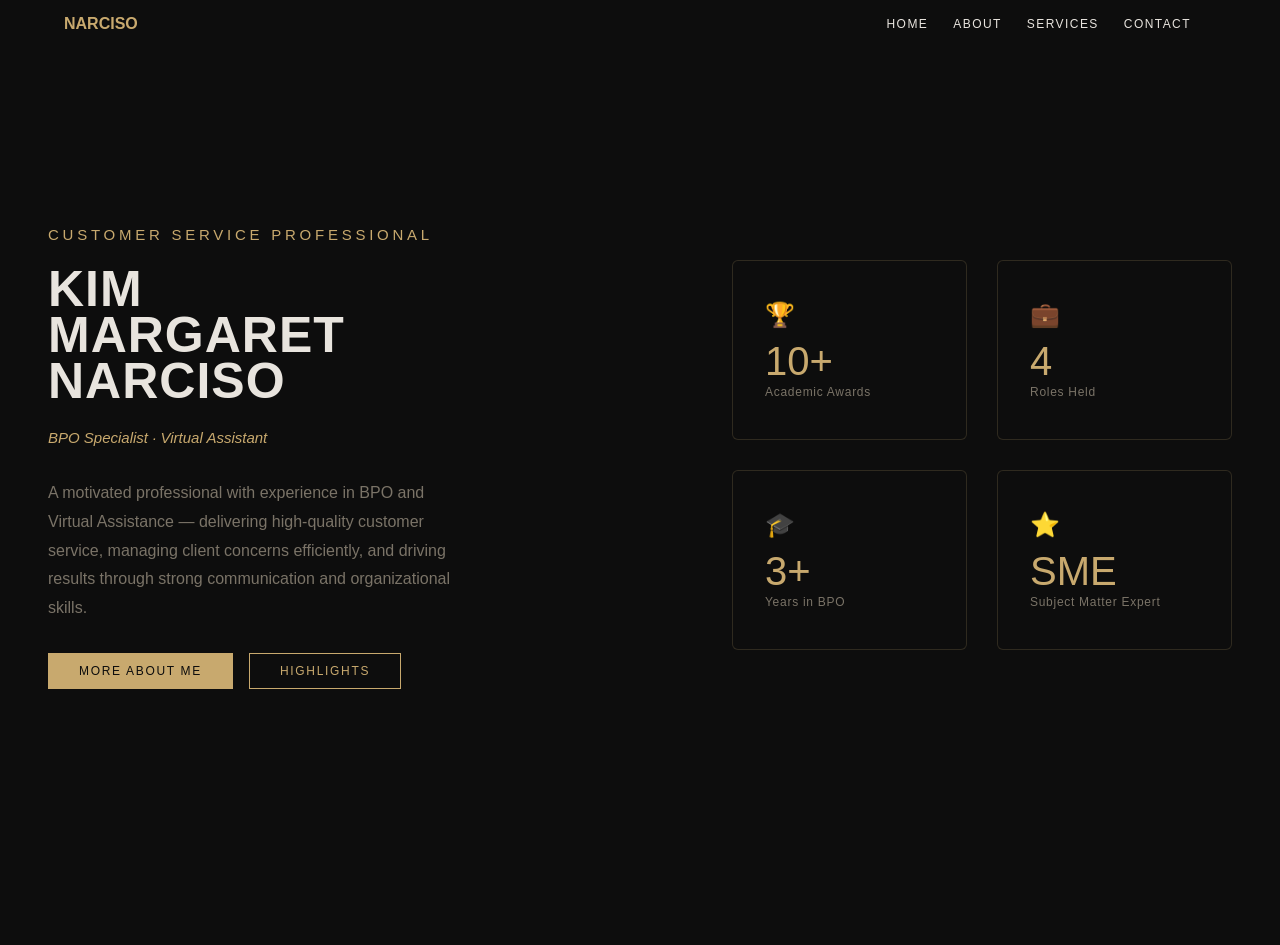
<file: index.html>
<!DOCTYPE html>
  <html lang="en">
  <head>
    <meta charset="UTF-8">
    <meta name="viewport" content="width=device-width, initial-scale=1.0">
    <title>WEBPAGE EXAM</title>
    <link rel="stylesheet" href="css/style.css">
</head>
<body>
  <nav class="navbar">
    <div class="brand">
<span class="brand-title">NARCISO</span>
    </div>
    <div class="nav-links">
      <a href="index.html">HOME</a>
      <a href="about.html">ABOUT</a>
      <a href="services.html">SERVICES</a>
      <a href="contact.html">CONTACT</a>
      <div>
  </nav>
<section class="intro">
  <div class="hero-text">
    <p class="eyebrow">Customer Service Professional</p>
    <h1>KIM<br>MARGARET<br>NARCISO</h1>
    <p class="roles">BPO Specialist · Virtual Assistant</p>
    <p>A motivated professional with experience in BPO and Virtual Assistance — delivering high-quality customer service, managing client concerns efficiently, and driving results through strong communication and organizational skills.</p>
    <div style="display:flex; gap:16px; flex-wrap:wrap;">
      <a href="about.html" class="btn btn-solid">More About Me</a>
      <a href="album.html" class="btn">Highlights</a></div>
  </div>
      <div class="hero-stats">
    <div class="stat-card">
      <div class="stat-icon">🏆</div>
      <div class="stat-num">10+</div>
      <div class="stat-label">Academic Awards</div>
    </div>
    <div class="stat-card">
      <div class="stat-icon">💼</div>
      <div class="stat-num">4</div>
      <div class="stat-label">Roles Held</div>
    </div>
    <div class="stat-card">
      <div class="stat-icon">🎓</div>
      <div class="stat-num">3+</div>
      <div class="stat-label">Years in BPO</div>
    </div>
    <div class="stat-card">
      <div class="stat-icon">⭐</div>
      <div class="stat-num">SME</div>
      <div class="stat-label">Subject Matter Expert</div>
    </div>
  </div>
</section>
</body>
</html>
</file>
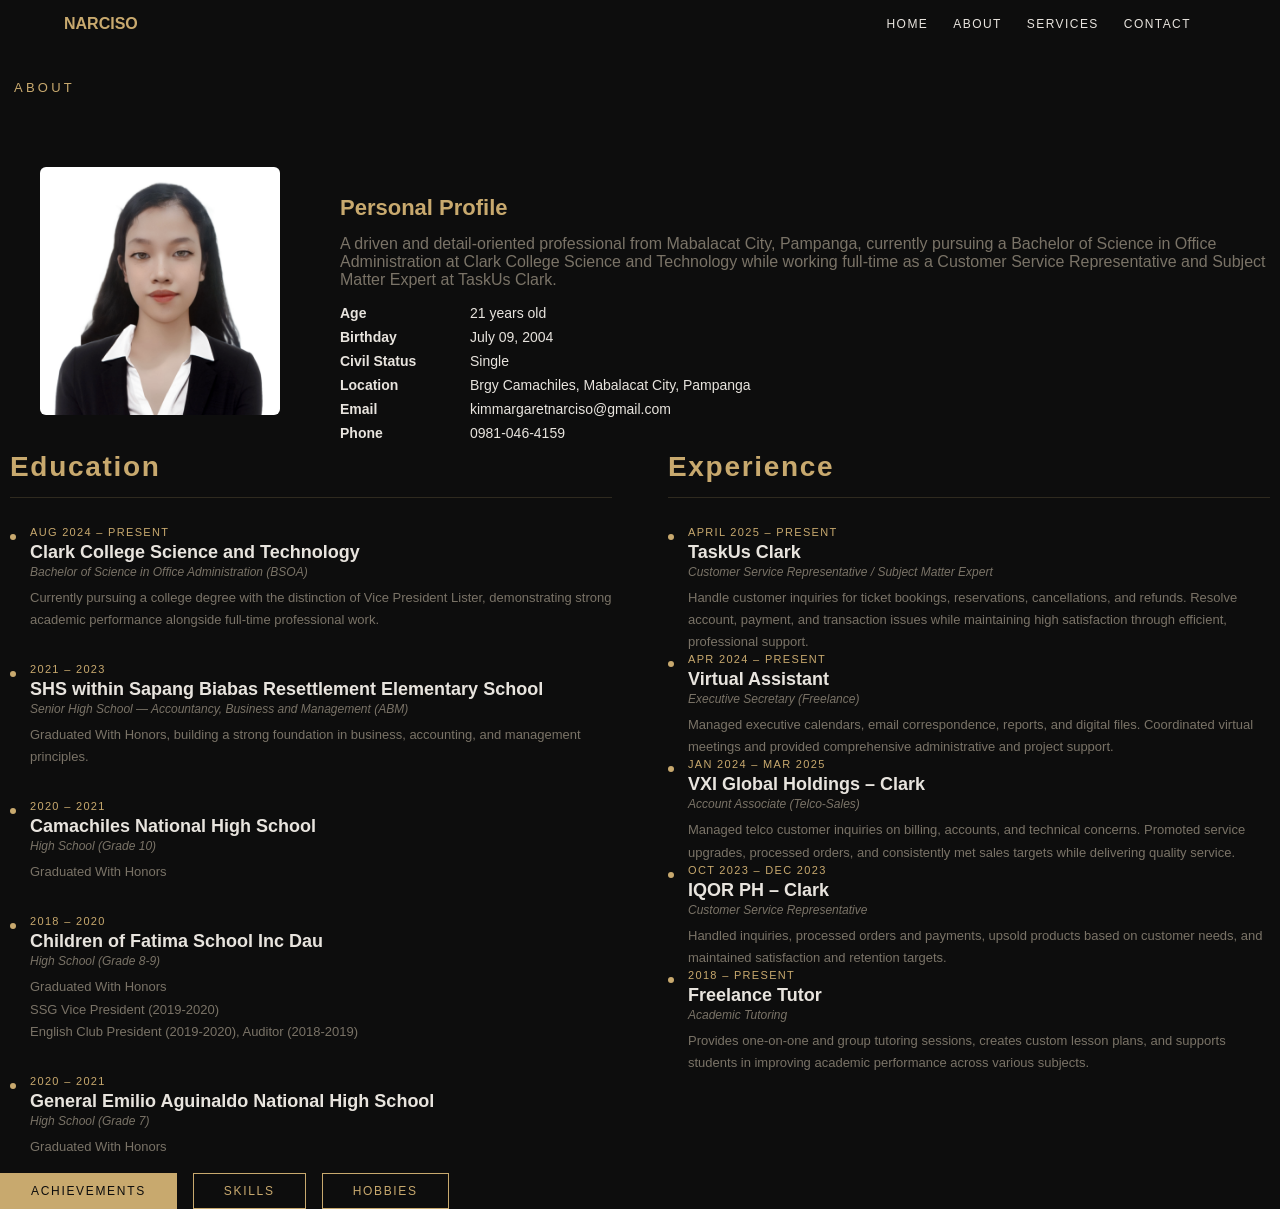
<file: about.html>
<!DOCTYPE html>
  <html lang="en">
  <head>
    <meta charset="UTF-8">
    <meta name="viewport" content="width=device-width, initial-scale=1.0">
    <title>WEBPAGE EXAM</title>
    <link rel="stylesheet" href="css/style.css">
  </head>
  <body>
    <nav class="navbar">
      <div class="brand">
        <span class="brand-title">NARCISO</span>
      </div>
      <div class="nav-links">
        <a href="index.html">HOME</a>
        <a href="about.html">ABOUT</a>
        <a href="services.html">SERVICES</a>
        <a href="contact.html">CONTACT</a>
        <div>
        </nav>
        <section class="about">
          <p class="section-label">About</p>
          <h2 class="section-title">Who I Am</h2>
          <div class="about-grid">
            <div class="about-photo">
              <img src="images/2x2_KimNarciso_3326652.jpg" alt=""> </div>
            </div>
            <div class="about-info">
              <h3>Personal Profile</h3>
              <p>A driven and detail-oriented professional from Mabalacat City, Pampanga, currently pursuing a Bachelor of Science in Office Administration at Clark College Science and Technology while working full-time as a Customer Service Representative and Subject Matter Expert at TaskUs Clark.</p>
              <ul class="profile-list">
                <li><strong>Age</strong><span>21 years old</span></li>
                <li><strong>Birthday</strong><span>July 09, 2004</span></li>
                <li><strong>Civil Status</strong><span>Single</span></li>
                <li><strong>Location</strong><span>Brgy Camachiles, Mabalacat City, Pampanga</span></li>
                <li><strong>Email</strong><span>kimmargaretnarciso@gmail.com</span></li>
                <li><strong>Phone</strong><span>0981-046-4159</span></li>
              </ul>
            </div>
          </section>
          <section class="resume">
            <div class="resume-grid">
              <div class="resume-col">
                <h3>Education</h3>
                <div class="timeline">
                  <div class="timeline-item">
                    <div class="date">Aug 2024 – Present</div>
                    <h4>Clark College Science and Technology</h4>
                    <div class="subtitle">Bachelor of Science in Office Administration (BSOA)</div>
                    <p>Currently pursuing a college degree with the distinction of Vice President Lister, demonstrating strong academic performance alongside full-time professional work.</p>
                  </div>
                  <div class="timeline-item">
                    <div class="date">2021 – 2023</div>
                    <h4>SHS within Sapang Biabas Resettlement Elementary School</h4>
                    <div class="subtitle">Senior High School — Accountancy, Business and Management (ABM)</div>
                    <p>Graduated With Honors, building a strong foundation in business, accounting, and management principles.</p>
                  </div>
                  <div class="timeline-item">
                    <div class="date">2020 – 2021</div>
                    <h4>Camachiles National High School</h4>
                    <div class="subtitle"> High School (Grade 10)</div>
                    <p>Graduated With Honors</p>
                  </div>
                  <div class="timeline-item">
                    <div class="date">2018 – 2020</div>
                    <h4>Children of Fatima School Inc Dau</h4>
                    <div class="subtitle"> High School (Grade 8-9)</div>
                    <p>Graduated With Honors</p>
                    <p> SSG Vice President (2019-2020)</p>
                    <p> English Club President (2019-2020), Auditor (2018-2019)</p>
                  </div>
                  <div class="timeline-item">
                    <div class="date">2020 – 2021</div>
                    <h4>General Emilio Aguinaldo National High School</h4>
                    <div class="subtitle"> High School (Grade 7)</div>
                    <p>Graduated With Honors</p>
                  </div>
                </div>
              </div>
              <div class="resume-col">
                <h3>Experience</h3>
                <div class="timeline">
                </div><div class="timeline-item">
                  <div class="date">April 2025 – Present</div>
                  <h4>TaskUs Clark</h4>
                  <div class="subtitle">Customer Service Representative / Subject Matter Expert</div>
                  <p>Handle customer inquiries for ticket bookings, reservations, cancellations, and refunds. Resolve account, payment, and transaction issues while maintaining high satisfaction through efficient, professional support.</p>
                </div>
                <div class="timeline-item">
                  <div class="date">Apr 2024 – Present</div>
                  <h4>Virtual Assistant</h4>
                  <div class="subtitle">Executive Secretary (Freelance)</div>
                  <p>Managed executive calendars, email correspondence, reports, and digital files. Coordinated virtual meetings and provided comprehensive administrative and project support.</p>
                </div>
                <div class="timeline-item">
                  <div class="date">Jan 2024 – Mar 2025</div>
                  <h4>VXI Global Holdings – Clark</h4>
                  <div class="subtitle">Account Associate (Telco-Sales)</div>
                  <p>Managed telco customer inquiries on billing, accounts, and technical concerns. Promoted service upgrades, processed orders, and consistently met sales targets while delivering quality service.</p>
                </div>
                <div class="timeline-item">
                  <div class="date">Oct 2023 – Dec 2023</div>
                  <h4>IQOR PH – Clark</h4>
                  <div class="subtitle">Customer Service Representative</div>
                  <p>Handled inquiries, processed orders and payments, upsold products based on customer needs, and maintained satisfaction and retention targets.</p>
                </div>
                <div class="timeline-item">
                  <div class="date">2018 – Present</div>
                  <h4>Freelance Tutor</h4>
                  <div class="subtitle">Academic Tutoring</div>
                  <p>Provides one-on-one and group tutoring sessions, creates custom lesson plans, and supports students in improving academic performance across various subjects.</p>
                </div>
              </div>
            </div>
            <div class="resume-cta">
              <a href="achievements.html" class="btn btn-solid">Achievements</a>
              <a href="skills.html" class="btn">Skills</a>
              <a href="hobbies.html" class="btn">Hobbies</a>
            </div>
          </section>
        </body>
        </html>
</file>
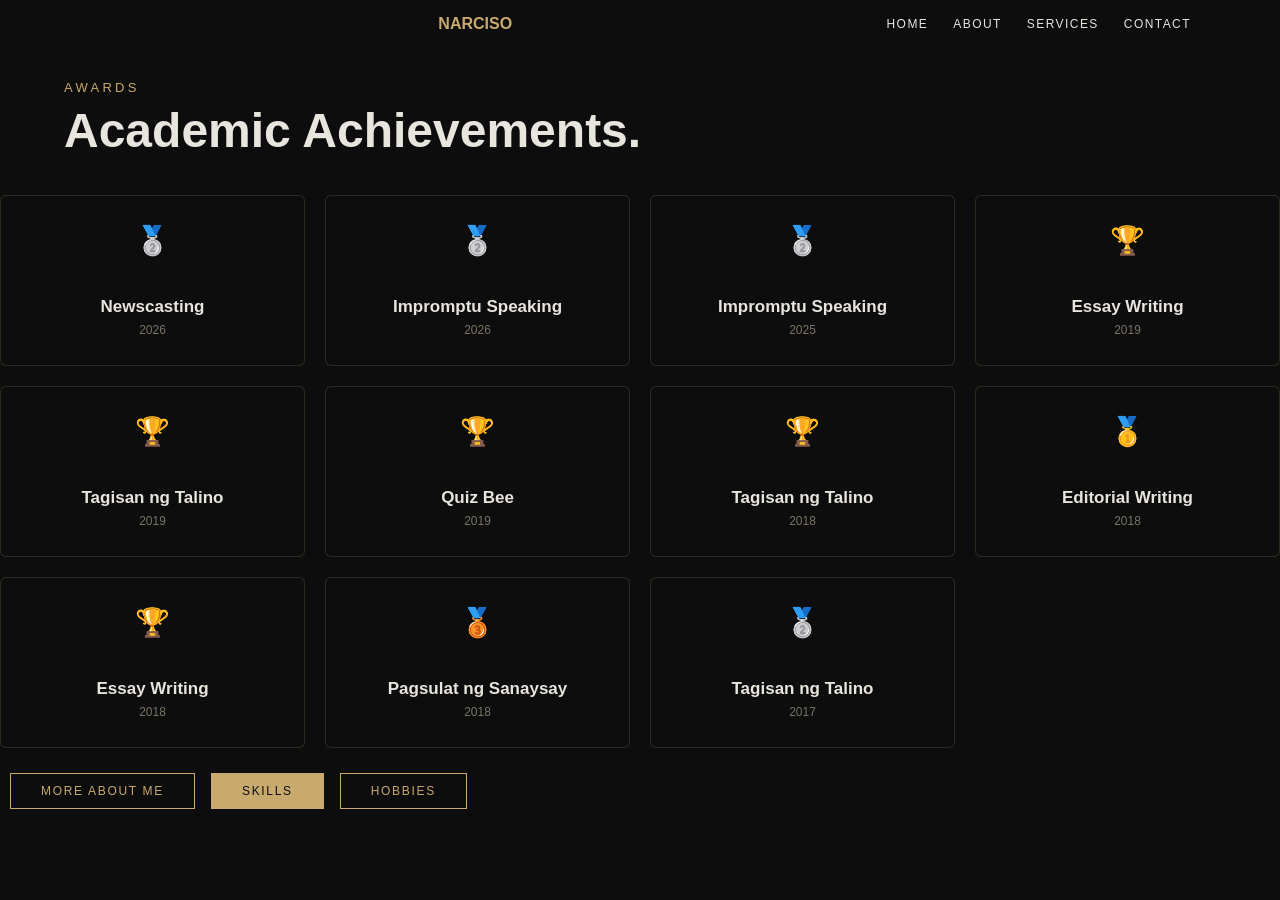
<file: achievements.html>
<!DOCTYPE html>
  <html lang="en">
    <head>
       <meta charset="UTF-8">
       <meta name="viewport" content="width=device-width, initial-scale=1.0">
       <title>WEBPAGE EXAM</title>
       <link rel="stylesheet" href="css/style.css">
    </head>
  <body>
    <nav class="navbar">
      <div class="brand">
      </div><span class="brand-title">NARCISO</span>
    </div>
    <div class="nav-links">
      <a href="index.html">HOME</a>
      <a href="about.html">ABOUT</a>
      <a href="services.html">SERVICES</a>
      <a href="contact.html">CONTACT</a>
      <div>
      </nav>
      <section class="achievements">
        <p class="section-label">Awards</p>
        <h2 class="section-title">Academic Achievements.</h2>
        <div class="achievements-grid">
          <div class="achieve-card">
            <div class="trophy">🥈</div>
            <div class="badge">2nd Place</div>
            <h4>Newscasting</h4>
            <div class="year">2026</div>
          </div>
          <div class="achieve-card">
            <div class="trophy">🥈</div>
            <div class="badge">2nd Place</div>
            <h4>Impromptu Speaking</h4>
            <div class="year">2026</div>
          </div>
          <div class="achieve-card">
            <div class="trophy">🥈</div>
            <div class="badge">2nd Place</div>
            <h4>Impromptu Speaking</h4>
            <div class="year">2025</div>
          </div>
          <div class="achieve-card">
            <div class="trophy">🏆</div>
            <div class="badge">Champion</div>
            <h4>Essay Writing</h4>
            <div class="year">2019</div>
          </div>
          <div class="achieve-card">
            <div class="trophy">🏆</div>
            <div class="badge">Champion</div>
            <h4>Tagisan ng Talino</h4>
            <div class="year">2019</div>
          </div>
          <div class="achieve-card">
            <div class="trophy">🏆</div>
            <div class="badge">Champion</div>
            <h4>Quiz Bee</h4>
            <div class="year">2019</div>
          </div>
          <div class="achieve-card">
            <div class="trophy">🏆</div>
            <div class="badge">Champion</div>
            <h4>Tagisan ng Talino</h4>
            <div class="year">2018</div>
          </div>
          <div class="achieve-card">
            <div class="trophy">🥇</div>
            <div class="badge">1st Place</div>
            <h4>Editorial Writing</h4>
            <div class="year">2018</div>
          </div>
          <div class="achieve-card">
            <div class="trophy">🏆</div>
            <div class="badge">Champion</div>
            <h4>Essay Writing</h4>
            <div class="year">2018</div>
          </div>
          <div class="achieve-card">
            <div class="trophy">🥉</div>
            <div class="badge">3rd Place</div>
            <h4>Pagsulat ng Sanaysay</h4>
            <div class="year">2018</div>
          </div>
          <div class="achieve-card">
            <div class="trophy">🥈</div>
            <div class="badge">2nd Place</div>
            <h4>Tagisan ng Talino</h4>
            <div class="year">2017</div>
          </div>
        </div>
        <div style="display:flex; gap:16px; flex-wrap:wrap;margin: 25px 10px;">
          <a href="about.html" class="btn">More About Me</a>
          <a href="skills.html" class="btn btn-solid">Skills</a>
          <a href="hobbies.html" class="btn">Hobbies</a>
        </div>
      </section>
      </html>
</file>
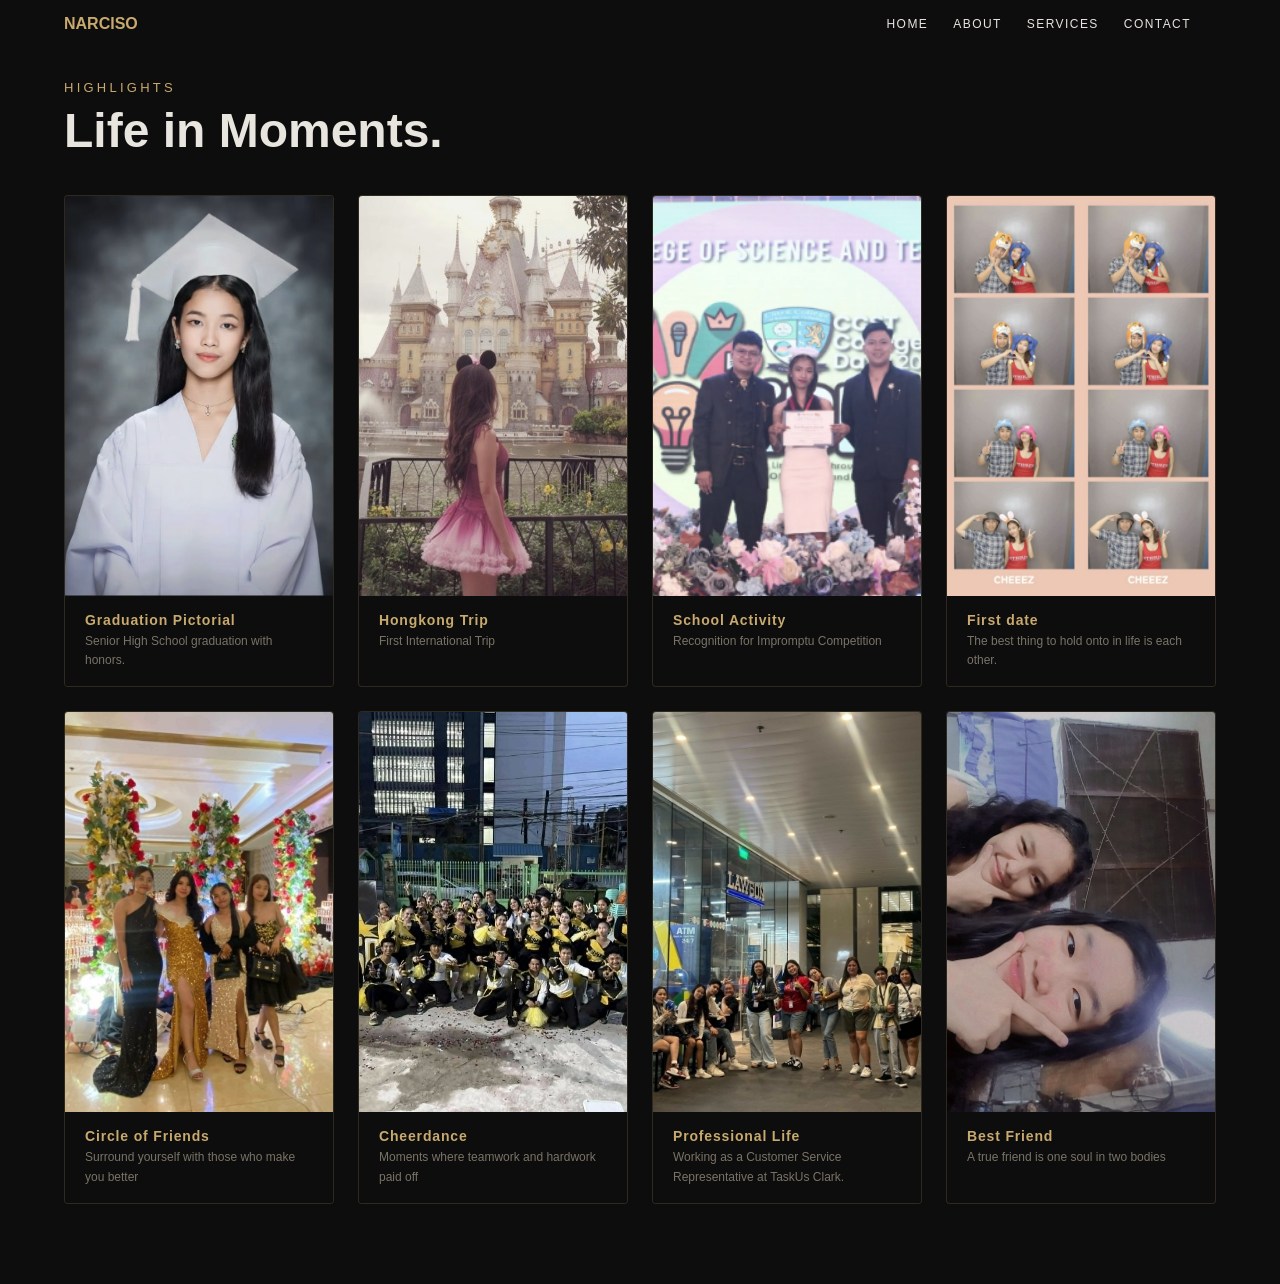
<file: album.html>
<!DOCTYPE html>
<html lang="en">
    <head>
        <meta charset="UTF-8">
        <meta name="viewport" content="width=device-width, initial-scale=1.0">
        <title>WEBPAGE EXAM</title>
        <link rel="stylesheet" href="css/style.css">
    </head>
    <body>
        <nav class="navbar">
            <div class="brand">
                <span class="brand-title">NARCISO</span>
            </div>
            <div class="nav-links">
                <a href="index.html">HOME</a>
                <a href="about.html">ABOUT</a>
                <a href="services.html">SERVICES</a>
                <a href="contact.html">CONTACT</a>
            <div>  
        </nav>
        <section class="gallery-section">
            <p class="section-label">Highlights</p>
            <h2 class="section-title">Life in Moments.</h2>
            <div class="gallery-grid">
                <div class="gallery-item">
                    <img src="images/kim1.jpg" alt="">
                    <div class="gallery-caption">
                        <span class="caption-title"> Graduation Pictorial</span> <span class="caption-desc">Senior High School graduation with honors.</span></div>
                    </div>
                <div class="gallery-item">
                    <img src="images/kim2.jpg" alt="">
                    <div class="gallery-caption">
                        <span class="caption-title">Hongkong Trip </span><span class="caption-desc">First International Trip</span></div>
                    </div>
                <div class="gallery-item">
                    <img src="images/kim3.png" alt="">
                    <div class="gallery-caption">
                        <span class="caption-title">School Activity</span><span class="caption-desc">Recognition for Impromptu Competition</span></div>
                    </div>
                <div class="gallery-item">
                    <img src="images/kim4.jpg" alt="">
                    <div class="gallery-caption">
                        <span class="caption-title">First date</span><span class="caption-desc">The best thing to hold onto in life is each other.</span></div>
                    </div>
                <div class="gallery-item">
                    <img src="images/g2.jpg"alt="">
                    <div class="gallery-caption">
                        <span class="caption-title">Circle of Friends</span><span class="caption-desc">Surround yourself with those who make you better</span></div>
                    </div>
                <div class="gallery-item">
                    <img src="images/g1.jpg" alt="">
                    <div class="gallery-caption">
                        <span class="caption-title">Cheerdance</span> <span class="caption-desc">Moments where teamwork and hardwork paid off </span></div>
                    </div>
            <div class="gallery-item">
               <img src="images/g3.jpg" alt="">
                <div class="gallery-caption">
                    <span class="caption-title">Professional Life</span><span class="caption-desc">Working as a Customer Service Representative at TaskUs Clark.</span></div>
                </div>
            <div class="gallery-item">
                <img src="images/g4.jpg" alt="">
                <div class="gallery-caption">
                    <span class="caption-title">Best Friend</span> <span class="caption-desc">A true friend is one soul in two bodies</span> </div>
                </div>
        </div>
    </section>
</body>
</html>
</file>
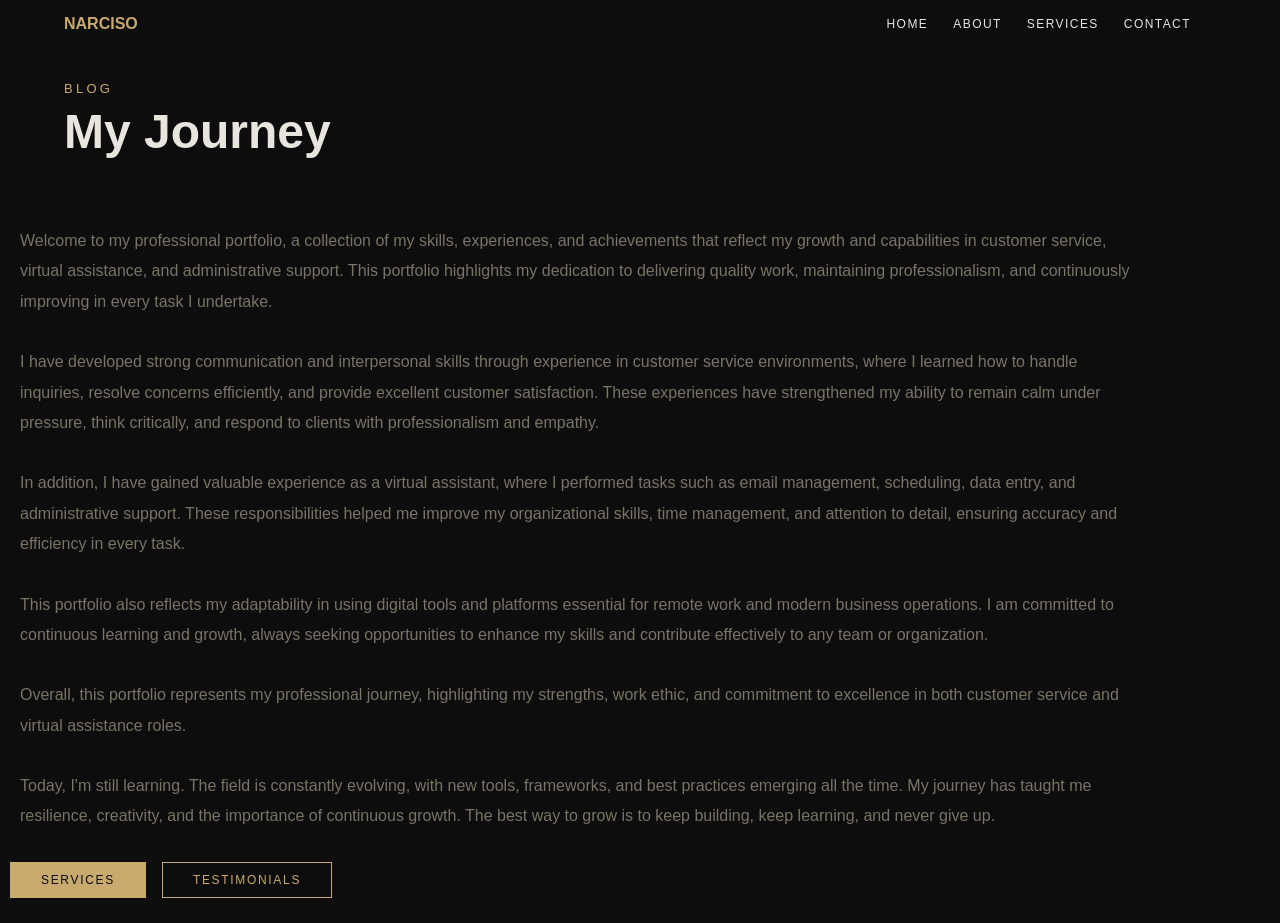
<file: blog.html>
<!DOCTYPE html>
<html lang="en">
  <head>
    <meta charset="UTF-8">
    <meta name="viewport" content="width=device-width, initial-scale=1.0">
    <title>WEBPAGE EXAM</title>
    <link rel="stylesheet" href="css/style.css">
  </head>
  <body>
    <nav class="navbar">
      <div class="brand">
        <span class="brand-title">NARCISO</span>
      </div>
      <div class="nav-links">
        <a href="index.html">HOME</a>
        <a href="about.html">ABOUT</a>
        <a href="services.html">SERVICES</a>
        <a href="contact.html">CONTACT</a>
        <div>
        </nav>
        <section class="Blog1">
          <p class="section-label">Blog</p>
          <h2 class="section-title">My Journey</h2>
          <div class="blog-content">
            <p>Welcome to my professional portfolio, a collection of my skills, experiences, and achievements that reflect my growth and capabilities in customer service, virtual assistance, and administrative support. This portfolio highlights my dedication to delivering quality work, maintaining professionalism, and continuously improving in every task I undertake.</p>
            <p>I have developed strong communication and interpersonal skills through experience in customer service environments, where I learned how to handle inquiries, resolve concerns efficiently, and provide excellent customer satisfaction. These experiences have strengthened my ability to remain calm under pressure, think critically, and respond to clients with professionalism and empathy.</p>
            <p>In addition, I have gained valuable experience as a virtual assistant, where I performed tasks such as email management, scheduling, data entry, and administrative support. These responsibilities helped me improve my organizational skills, time management, and attention to detail, ensuring accuracy and efficiency in every task.</p>
            <p>This portfolio also reflects my adaptability in using digital tools and platforms essential for remote work and modern business operations. I am committed to continuous learning and growth, always seeking opportunities to enhance my skills and contribute effectively to any team or organization.</p>
            <p>Overall, this portfolio represents my professional journey, highlighting my strengths, work ethic, and commitment to excellence in both customer service and virtual assistance roles.</p>
            <p>Today, I'm still learning. The field is constantly evolving, with new tools, frameworks, and best practices emerging all the time. My journey has taught me resilience, creativity, and the importance of continuous growth. The best way to grow is to keep building, keep learning, and never give up.</p>
          </div>
          <div style="display:flex; gap:16px; flex-wrap:wrap;margin: 25px 10px;">
            <a href="services.html" class="btn btn-solid">Services</a>
            <a href="testimonials.html" class="btn">Testimonials</a>
          </div>
        </section>
      </body>
      </html>
</file>
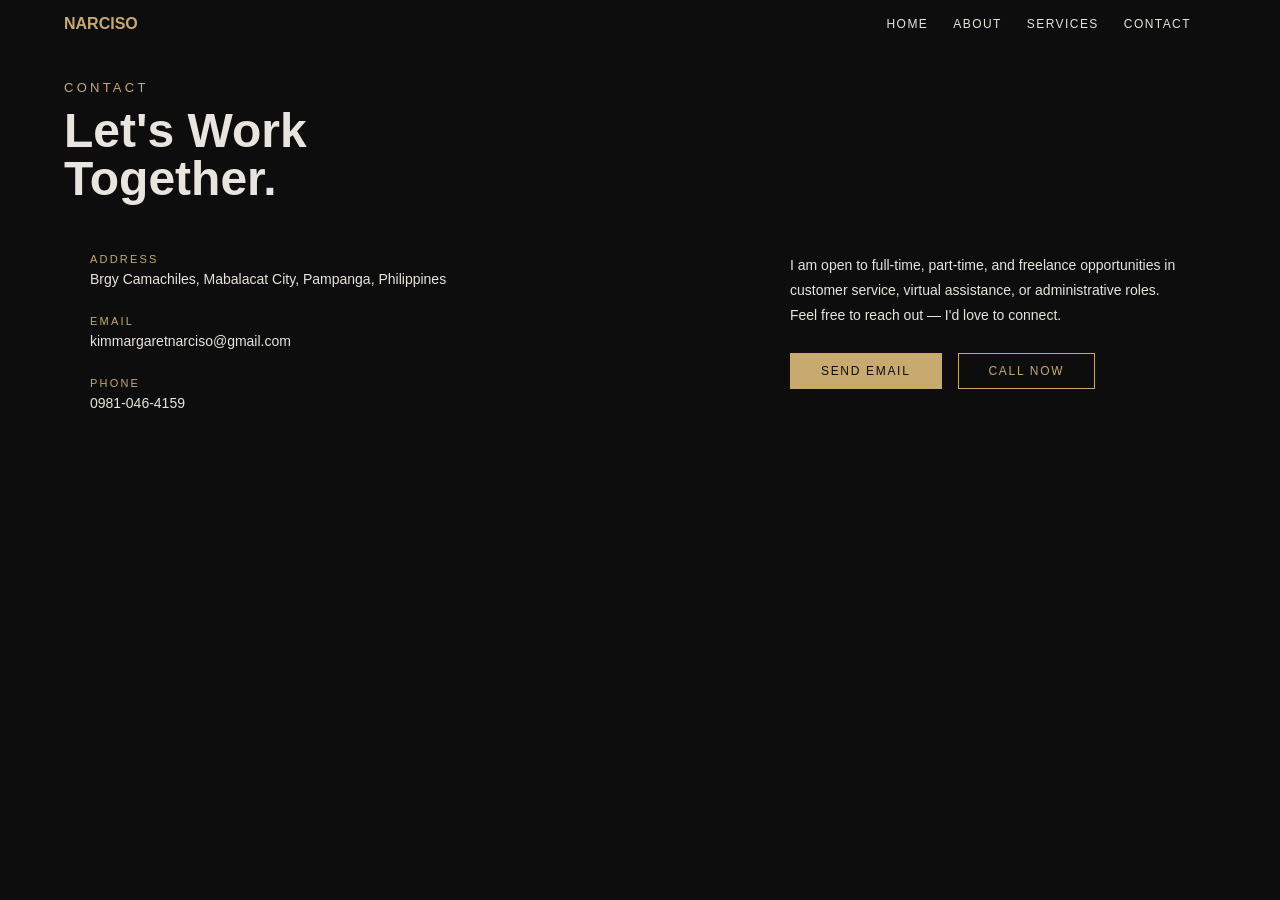
<file: contact.html>
<!DOCTYPE html>
  <html lang="en">
  <head>
    <meta charset="UTF-8">
    <meta name="viewport" content="width=device-width, initial-scale=1.0">
    <title>WEBPAGE EXAM</title>
    <link rel="stylesheet" href="css/style.css">
</head>
<body>
  <nav class="navbar">
    <div class="brand">
<span class="brand-title">NARCISO</span>
    </div>
    <div class="nav-links">
<a href="index.html">HOME</a>
<a href="about.html">ABOUT</a>
  <a href="services.html">SERVICES</a>
  <a href="contact.html">CONTACT</a>
  <div>
</nav>
<section class="contact">
  <p class="section-label">Contact</p>
  <h2 class="section-title">Let's Work<br>Together.</h2>
  <div class="contact-grid">
    <div class="contact-info">
      <div class="contact-item">
        <span class="label">Address</span>
        <span>Brgy Camachiles, Mabalacat City, Pampanga, Philippines</span>
      </div>
      <div class="contact-item">
        <span class="label">Email</span>
        <a href="mailto:kimmargaretnarciso@gmail.com">kimmargaretnarciso@gmail.com</a></div>
      <div class="contact-item">
        <span class="label">Phone</span>
        <a href="tel:09810464159">0981-046-4159</a> </div>
    </div>
    <div>
      <p style="color: #e8e4de; font-size:14px; line-height:1.8; margin-bottom:24px;">I am open to full-time, part-time, and freelance opportunities in customer service, virtual assistance, or administrative roles. Feel free to reach out — I'd love to connect.</p>
      <div style="display:flex; gap:16px; flex-wrap:wrap;">
        <a href="mailto:kimmargaretnarciso@gmail.com" class="btn btn-solid">Send Email</a>
        <a href="tel:09810464159" class="btn">Call Now</a> </div>
    </div>
  </div>
</section>
</body>
</html>
</file>
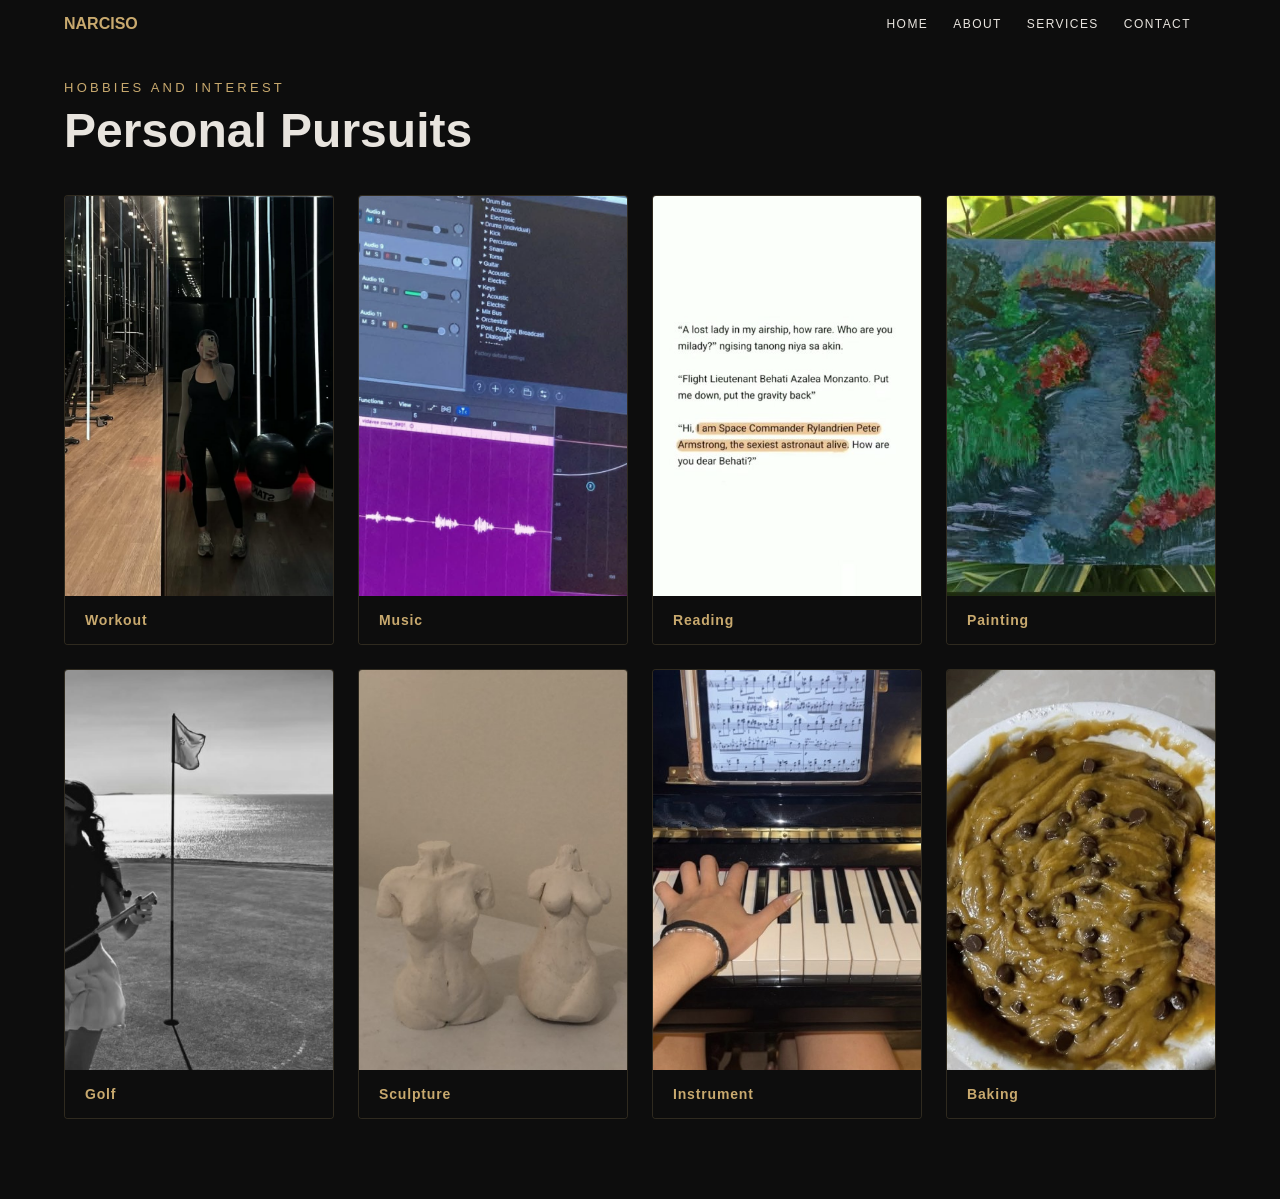
<file: hobbies.html>
<!DOCTYPE html>
<html lang="en">
    <head>
        <meta charset="UTF-8">
        <meta name="viewport" content="width=device-width, initial-scale=1.0">
        <title>WEBPAGE EXAM</title>
        <link rel="stylesheet" href="css/style.css">
    </head>
    <body>
        <nav class="navbar">
            <div class="brand">
                <span class="brand-title">NARCISO</span>
            </div>
            <div class="nav-links">
                <a href="index.html">HOME</a>
                <a href="about.html">ABOUT</a>
                <a href="services.html">SERVICES</a>
                <a href="contact.html">CONTACT</a>
                <div>
                </nav>
                <section class="gallery-section">
                    <p class="section-label">Hobbies and Interest</p>
                    <h2 class="section-title">Personal Pursuits</h2>
                    <div class="gallery-grid">
                        <div class="gallery-item">
                            <img src="images/h1.jpg" alt="">
                            <div class="gallery-caption"><span class="caption-title">Workout</span></div>
                        </div>
                            <div class="gallery-item">
                                <img src="images/h2.jpg" alt="">
                                <div class="gallery-caption"><span class="caption-title">Music</span></div>
                            </div>
                            <div class="gallery-item">
                                <img src="images/h3.jpg" alt="">
                                <div class="gallery-caption"><span class="caption-title">Reading</span></div>
                            </div>
                            <div class="gallery-item">
                                <img src="images/h4.jpg" alt="">
                                <div class="gallery-caption"><span class="caption-title">Painting</span></div>
                            </div>
                            <div class="gallery-item">
                                <img src="images/h5.jpg"alt="">
                                <div class="gallery-caption"> <span class="caption-title">Golf</span></div>
                            </div>
                            <div class="gallery-item">
                                <img src="images/h6.jpg" alt="">
                                <div class="gallery-caption"><span class="caption-title">Sculpture</span></div>
                            </div>
                            <div class="gallery-item">
                                <img src="images/h7.jpg" alt="">
                                <div class="gallery-caption"><span class="caption-title">Instrument</span></div>
                            </div>
                            <div class="gallery-item">
                                <img src="images/h8.jpg" alt="">
                                <div class="gallery-caption"> <span class="caption-title">Baking</span></div>
                            </div>
                        </div>
                    </section>
                </body>
                </html>
</file>
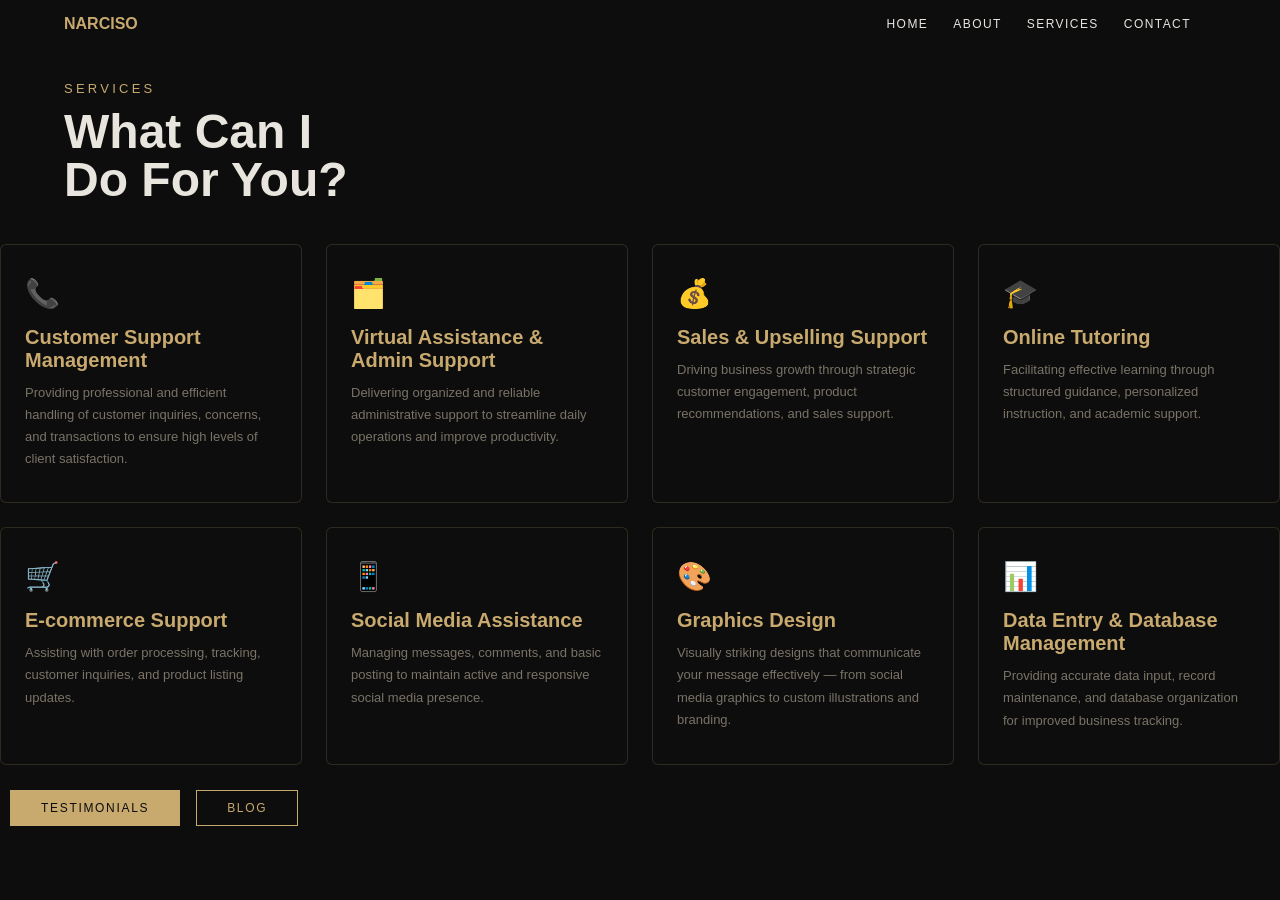
<file: services.html>
<!DOCTYPE html>
  <html lang="en">
  <head>
    <meta charset="UTF-8">
    <meta name="viewport" content="width=device-width, initial-scale=1.0">
    <title>WEBPAGE EXAM</title>
    <link rel="stylesheet" href="css/style.css">
</head>
<body>
  <nav class="navbar">
    <div class="brand">
<span class="brand-title">NARCISO</span>
    </div>
    <div class="nav-links">
<a href="index.html">HOME</a>
<a href="about.html">ABOUT</a>
  <a href="services.html">SERVICES</a>
  <a href="contact.html">CONTACT</a>
  <div>
</nav>
<section class="services">
  <p class="section-label">Services</p>
  <h2 class="section-title">What Can I<br>Do For You?</h2>

  <div class="services-grid">
    <div class="service-card">
      <div class="service-icon">📞</div>
      <h3>Customer Support Management</h3>
      <p>Providing professional and efficient handling of customer inquiries, concerns, and transactions to ensure high levels of client satisfaction.</p>
    </div>
    <div class="service-card">
      <div class="service-icon">🗂️</div>
      <h3>Virtual Assistance & Admin Support</h3>
      <p>Delivering organized and reliable administrative support to streamline daily operations and improve productivity.</p>
    </div>
    <div class="service-card">
      <div class="service-icon">💰</div>
      <h3>Sales & Upselling Support</h3>
      <p>Driving business growth through strategic customer engagement, product recommendations, and sales support.</p>
    </div>
    <div class="service-card">
      <div class="service-icon">🎓</div>
      <h3>Online Tutoring</h3>
      <p>Facilitating effective learning through structured guidance, personalized instruction, and academic support.</p>
    </div>
    <div class="service-card">
      <div class="service-icon">🛒</div>
      <h3>E-commerce Support</h3>
      <p>Assisting with order processing, tracking, customer inquiries, and product listing updates.</p>
    </div>
    <div class="service-card">
      <div class="service-icon">📱</div>
      <h3>Social Media Assistance</h3>
      <p>Managing messages, comments, and basic posting to maintain active and responsive social media presence.</p>
    </div>
    <div class="service-card">
      <div class="service-icon">🎨</div>
      <h3>Graphics Design</h3>
      <p>Visually striking designs that communicate your message effectively — from social media graphics to custom illustrations and branding.</p>
    </div>
    <div class="service-card">
      <div class="service-icon">📊</div>
      <h3>Data Entry & Database Management</h3>
<p>Providing accurate data input, record maintenance, and database organization for improved business tracking.</p>
    </div>
  </div>
  <div style="display:flex; gap:16px; flex-wrap:wrap;margin: 25px 10px;">
      <a href="testimonials.html" class="btn btn-solid">Testimonials</a>
      <a href="blog.html" class="btn">Blog</a>
      </div>
</section>
</body>
</html>
</file>
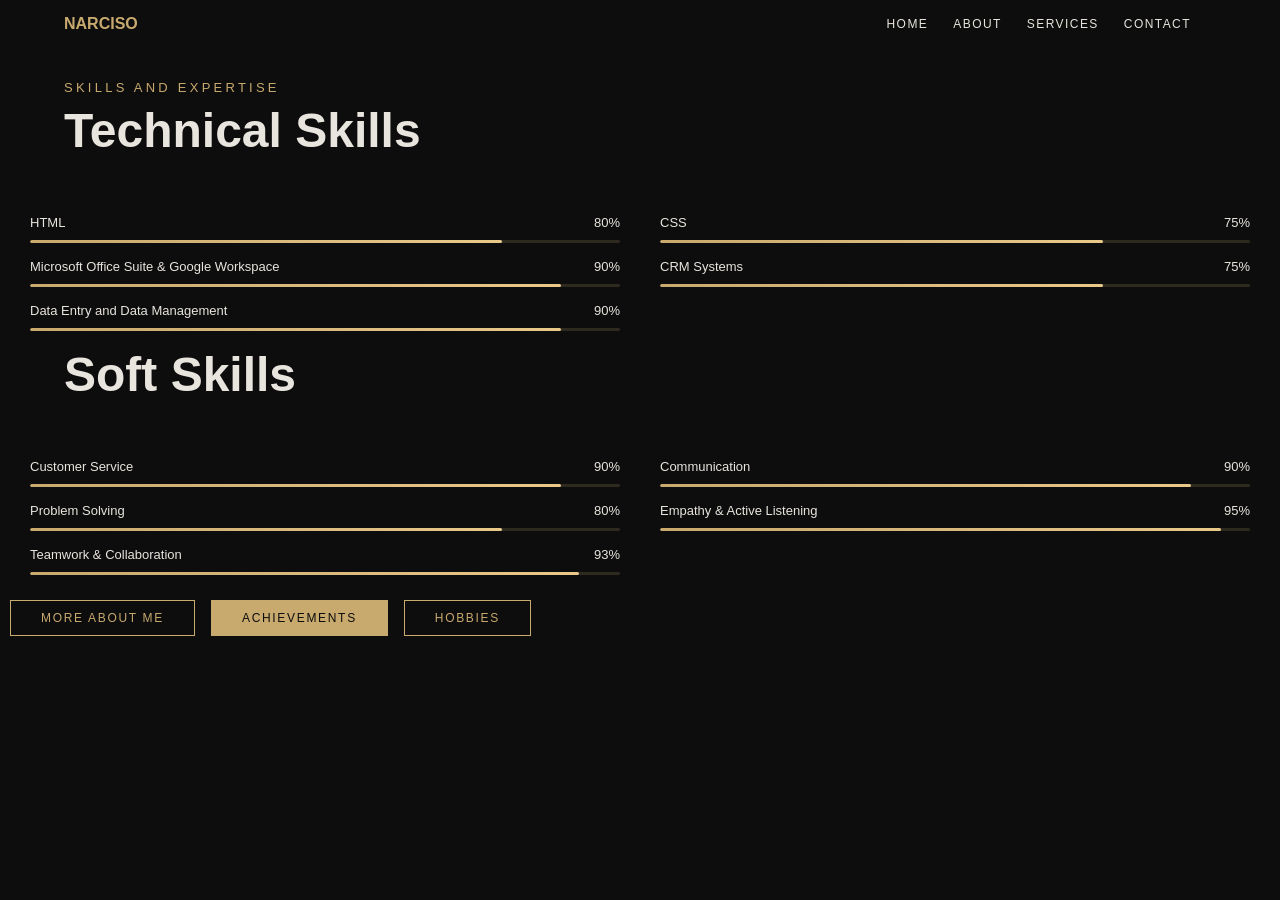
<file: skills.html>
<!DOCTYPE html>
  <html lang="en">
  <head>
    <meta charset="UTF-8">
    <meta name="viewport" content="width=device-width, initial-scale=1.0">
    <title>WEBPAGE EXAM</title>
    <link rel="stylesheet" href="css/style.css">
</head>
<body>
  <nav class="navbar">
    <div class="brand">
<span class="brand-title">NARCISO</span>
    </div>
    <div class="nav-links">
      <a href="index.html">HOME</a>
      <a href="about.html">ABOUT</a>
       <a href="services.html">SERVICES</a>
       <a href="contact.html">CONTACT</a> <div>
       </nav>
       <section class="skills-section">
        <p class="section-label">Skills and Expertise</p>
        <h2 class="section-title">Technical Skills</h2>
        <div class="skills-grid">
          <div class="skill-item">
          <div class="skill-label"><span>HTML</span><span>80%</span></div>
          <div class="skill-bar"><div class="skill-fill" style="width:80%"></div></div>
        </div>
        <div class="skill-item">
          <div class="skill-label"><span>CSS</span><span>75%</span></div>
          <div class="skill-bar"><div class="skill-fill" style="width:75%"></div></div>
        </div>
        <div class="skill-item">
          <div class="skill-label"><span>Microsoft Office Suite & Google Workspace</span><span>90%</span></div>
          <div class="skill-bar"><div class="skill-fill" style="width:90%"></div></div>
        </div>
        <div class="skill-item">
          <div class="skill-label"><span>CRM Systems</span><span>75%</span></div>
          <div class="skill-bar"><div class="skill-fill" style="width:75%"></div></div>
        </div>
        <div class="skill-item">
          <div class="skill-label"><span>Data Entry and Data Management</span><span>90%</span></div>
          <div class="skill-bar"><div class="skill-fill" style="width:90%"></div></div>
        </div>
      </div>
    </div>
  </div>
  <h2 class="section-title">Soft Skills</h2>
      <div class="skills-grid">
        <div class="skill-item">
          <div class="skill-label"><span>Customer Service</span><span>90%</span></div>
          <div class="skill-bar"><div class="skill-fill" style="width:90%"></div></div>
        </div>
        <div class="skill-item">
          <div class="skill-label"><span>Communication</span><span>90%</span></div>
          <div class="skill-bar"><div class="skill-fill" style="width:90%"></div></div>
        </div>
        <div class="skill-item">
          <div class="skill-label"><span>Problem Solving</span><span>80%</span></div>
          <div class="skill-bar"><div class="skill-fill" style="width:80%"></div></div>
        </div>
        <div class="skill-item">
          <div class="skill-label"><span>Empathy & Active Listening</span><span>95%</span></div>
          <div class="skill-bar"><div class="skill-fill" style="width:95%"></div></div>
        </div>
        <div class="skill-item">
          <div class="skill-label"><span>Teamwork & Collaboration</span><span>93%</span></div>
          <div class="skill-bar"><div class="skill-fill" style="width:93%"></div></div>
        </div>
      </div>
    </div>
  </div>
  <div style="display:flex; gap:16px; flex-wrap:wrap;margin: 25px 10px;">
    <a href="about.html" class="btn">More About Me</a>
    <a href="achievements.html" class="btn btn-solid">Achievements</a>
    <a href="hobbies.html" class="btn">Hobbies</a>
  </div>
  </section>
</body>
</html>
</file>
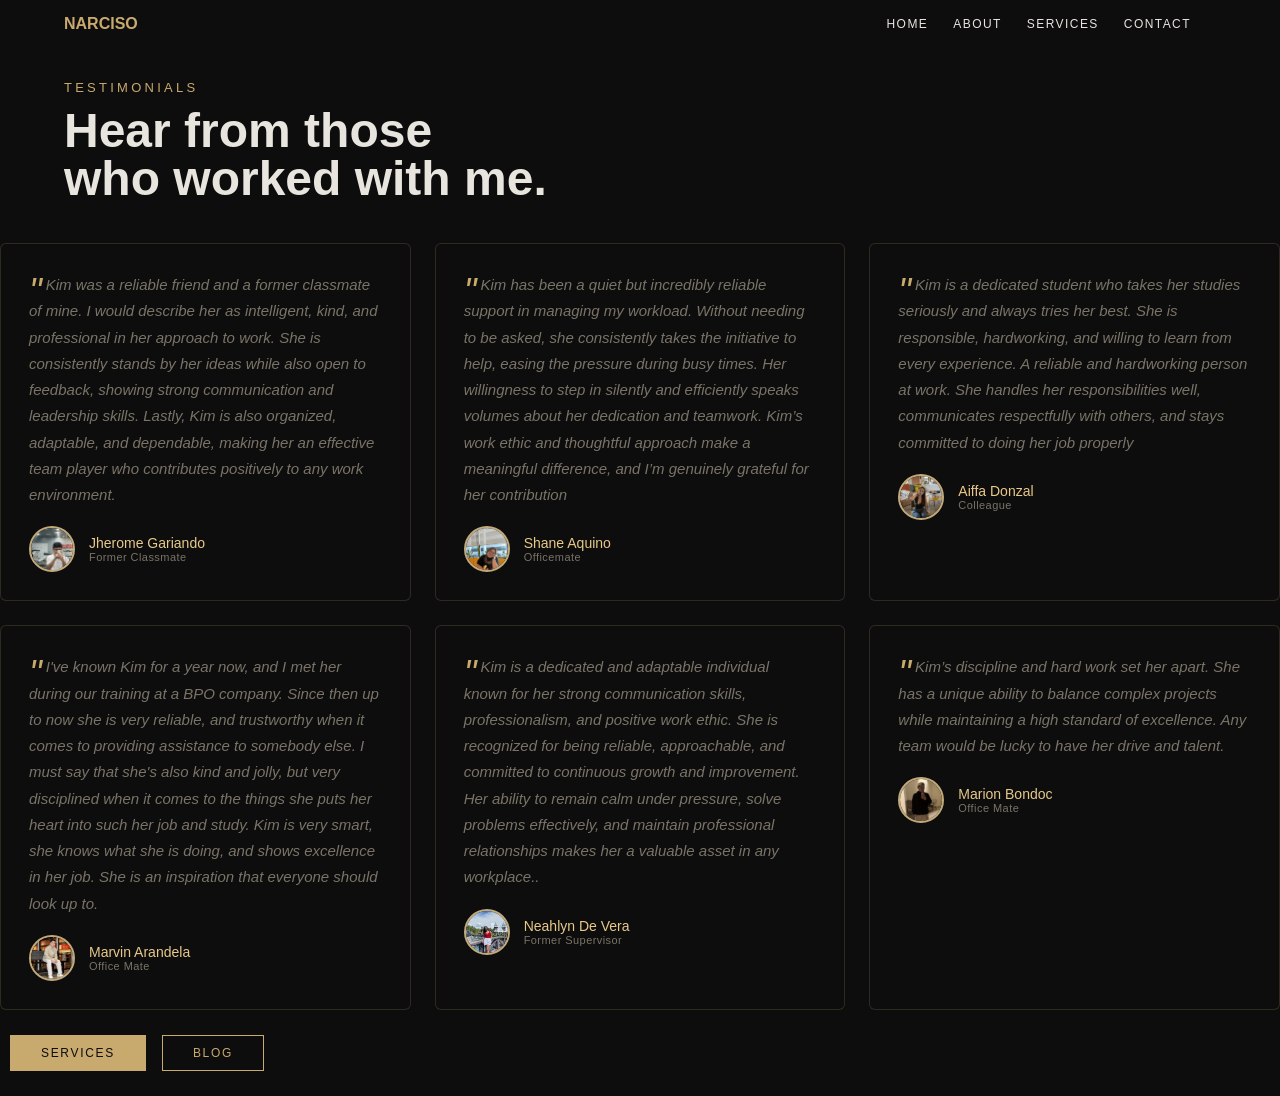
<file: testimonials.html>
<!DOCTYPE html>
  <html lang="en">
  <head>
    <meta charset="UTF-8">
    <meta name="viewport" content="width=device-width, initial-scale=1.0">
    <title>WEBPAGE EXAM</title>
    <link rel="stylesheet" href="css/style.css">
</head>
<body>
  <nav class="navbar">
    <div class="brand">
<span class="brand-title">NARCISO</span>
    </div>
    <div class="nav-links">
<a href="index.html">HOME</a>
<a href="about.html">ABOUT</a>
  <a href="services.html">SERVICES</a>
  <a href="contact.html">CONTACT</a>
  <div>
</nav>
<section id="testimonials">
  <p class="section-label">Testimonials</p>
  <h2 class="section-title">Hear from those<br>who worked with me.</h2>
<div class="testimonials-grid">
    <div class="testi-card">
      <p class="testi-quote">Kim was a reliable friend and a former classmate of mine. I would describe her as intelligent, kind, and professional in her approach to work. She is consistently stands by her ideas while also open to feedback, showing strong communication and leadership skills. Lastly, Kim is also organized, adaptable, and dependable, making her an effective team player who contributes positively to any work environment.</p>
      <div class="testi-author">
        <img src="images/jherome.jpg" alt="Jherome Gariando" />
        <div>
          <div class="name">Jherome Gariando</div>
          <div class="role">Former Classmate</div>
        </div>
      </div>
    </div>

    <div class="testi-card">
      <p class="testi-quote">Kim has been a quiet but incredibly reliable support in managing my workload. Without needing to be asked, she consistently takes the initiative to help, easing the pressure during busy times. Her willingness to step in silently and efficiently speaks volumes about her dedication and teamwork.
Kim’s work ethic and thoughtful approach make a meaningful difference, and I’m genuinely grateful for her contribution</p>
      <div class="testi-author">
        <img src="images/Shane.jpg" alt="Shane Aquino" />
        <div>
          <div class="name">Shane Aquino</div>
          <div class="role">Officemate</div>
        </div>
      </div>
    </div>

    <div class="testi-card">
      <p class="testi-quote">Kim is a dedicated student who takes her studies seriously and always tries her best. She is responsible, hardworking, and willing to learn from every experience. A reliable and hardworking person at work. She handles her responsibilities well, communicates respectfully with others, and stays committed to doing her job properly</p>
      <div class="testi-author">
        <img src="images/aiffa.jpg" alt="Aiffa Donzal" />
        <div>
          <div class="name">Aiffa Donzal</div>
          <div class="role">Colleague</div>
        </div>
      </div>
    </div>

    <div class="testi-card">
      <p class="testi-quote">I've known Kim for a year now, and I met her during our training at a BPO company. Since then up to now she is very reliable, and trustworthy when it comes to providing assistance to somebody else. I must say that she's also kind and jolly, but very disciplined when it comes to the things she puts her heart into such her job and study. Kim is very smart, she knows what she is doing, and shows excellence in her job. She is an inspiration that everyone should look up to.</p>
      <div class="testi-author">
        <img src="images/marvin.png" alt="Marvin Arandela" />
        <div>
          <div class="name">Marvin Arandela</div>
          <div class="role">Office Mate</div>
        </div>
      </div>
    </div>
<div class="testi-card">
      <p class="testi-quote">Kim is a dedicated and adaptable individual known for her strong communication skills, professionalism, and positive work ethic. She is recognized for being reliable, approachable, and committed to continuous growth and improvement. Her ability to remain calm under pressure, solve problems effectively, and maintain professional relationships makes her a valuable asset in any workplace..</p>
      <div class="testi-author">
        <img src="images/neah.png" alt="Neahlyn De Vera" />
        <div>
          <div class="name">Neahlyn De Vera</div>
          <div class="role">Former Supervisor</div>
        </div>
      </div>
    </div>
    <div class="testi-card">
      <p class="testi-quote">Kim’s discipline and hard work set her apart. She has a unique ability to balance complex projects while maintaining a high standard of excellence. Any team would be lucky to have her drive and talent.</p>
      <div class="testi-author">
        <img src="images/marion.png" alt="Marion Bondoc" />
        <div>
          <div class="name">Marion Bondoc</div>
          <div class="role">Office Mate</div>
        </div>
      </div>
    </div>
  </div>
  <div style="display:flex; gap:16px; flex-wrap:wrap;margin: 25px 10px;">
      <a href="services.html" class="btn btn-solid">Services</a>
      <a href="blog.html" class="btn">Blog</a>
      </div>
</section>
</body>
</html>
</file>
<file: css/style.css>
*{
  background-color: #0d0d0d;
  margin: 0;
  padding: 0;
  font-family: 'Segoe UI', Tahoma, Geneva, Verdana, sans-serif;
}
@media (max-width:768px) {
}
.navbar{
color: #e8e4de;
padding: 15px 5%;
position: fixed;
width: 90%;
top: 0;
display: flex;      
justify-content: space-between;      
align-items: center;  
}
.brand{
display: flex;
align-items: center;
gap: 10px;
}
.brand-title{
font-weight: bold;
color: #c8a96e;
}
.nav-links{
    display: flex;
    gap: 25px;
    color: #e8e4de;
}
.nav-links a{
 color: #e8e4de;
      text-decoration: none;
      font-size: 12px;
      letter-spacing: .12em;
      text-transform: uppercase;
      transition: color .25s;
      font-weight: 500;
    }
.nav-links a:hover { color: #c8a96e; }
.section-label {
    font-size: 13px;
    letter-spacing: .25em;
    text-transform: uppercase;
    color: #c8a96e;
    margin-bottom: 12px;
    padding: 80px 5% 0;
}
.section-title {
    font-size: 48px;
    font-weight: 800;
    color: #e8e4de;
    line-height: 1;
    padding: 0 5% 40px;
}
.intro{
  height: 100vh;
  display: flex;
  align-items: center;
  padding: 5px 48px 40px;
  justify-content: space-between;
  margin:0;
  gap: 40px;
}
.hero-text .eyebrow {
  font-size: 15px;
  letter-spacing: .25em;
  text-transform: uppercase;
  color: #c8a96e;
  margin-bottom: 18px;
}
.hero-text h1 {
  font-size: 50px;
  line-height: .92;
  letter-spacing: .02em;
  color: #e8e4de;
  margin-bottom: 20px;
}
.hero-text .roles {
  font-style: italic;
  font-size: 15px;
  color: #c8a96e;
  margin-bottom: 28px;
}
.hero-text p {
  color: #7a7367;
  max-width: 420px;
  line-height: 1.8;
  margin-bottom: 30px;
}
.btn {
  display: inline-block;
  padding: 10px 30px;
  background: transparent;
  border: 1px solid #c8a96e;
  color: #c8a96e;
  font-size: 12px;
  letter-spacing: .14em;
  text-transform: uppercase;
  text-decoration: none;
  transition: background .25s, color .25s;
}
.hero-stats {
  display: grid;
  grid-template-columns: 1fr 1fr;
  gap: 30px;
  flex-shrink: 0;
  width: 500px;
}
.stat-card {
  border: 1px solid rgba(200,169,110,.18);
  border-radius: 6px;
  padding: 40px 32px;
  transition: border-color .25s, transform .25s;
}
.stat-card:hover { border-color: #c8a96e; transform: translateY(-3px); }
.stat-card .stat-icon { font-size: 24px; margin-bottom: 12px; }
.stat-card .stat-num {
  font-size: 40px;
  color: #c8a96e;
  line-height: 1;
  margin-bottom: 4px;
}
.stat-card .stat-label { font-size: 12px; color:#7a7367;; letter-spacing: .06em; }
.btn:hover { background:#c8a96e; color: #0d0d0d;}
.btn-solid { background: #c8a96e; color: #0d0d0d; }
.btn-solid:hover { background: #e8c98a; color: #0d0d0d;}

.about{
  display: grid;
  grid-template-columns: 280px 1fr;
  gap: 60px;
  align-items: start;
}
.about-photo img {
  width: 100%;
  border-radius: 6px;
  display: block;
  filter: grayscale(30%);
}
.about-photo{
  position: relative;
  margin-left: 40px;
}
.about-info h3 {
  font-size: 22px;
  font-weight: 600;
  color: #c8a96e;
  margin: 28px 0 14px;
}
.about-info p { color: #7a7367; margin-bottom: 16px; }
.profile-list { list-style: none; display: flex; flex-direction: column; gap: 8px; }
.profile-list li { display: flex; gap: 10px; font-size: 14px; color: #e8e4de;}
.profile-list strong { color: #e8e4de; min-width: 120px; }

.resume-grid {
  display: grid;
  grid-template-columns: 1fr 1fr;
  gap: 56px;
  padding: 10px 10px;
}
.resume-col h3 {
  font-size: 28px;
  letter-spacing: .06em;
  color: #c8a96e;
  margin-bottom: 28px;
  padding-bottom: 14px;
  border-bottom: 1px solid rgba(200,169,110,.18);
}
.timeline { display: flex; flex-direction: column; gap: 32px; }
.timeline-item {
  position: relative;
  padding-left: 20px;
}
.timeline-item::before {
  content: '';
  position: absolute; left: 0; top: 8px;
  width: 6px; height: 6px;
  border-radius: 50%;
  background: #c8a96e;
}
.timeline-item::after {
  content: '';
  position: absolute; left: 2.5px; top: 18px;
  width: 1px;
  height: calc(100% + 16px);
  background: var(--border);
}
.timeline-item:last-child::after { display: none; }
.timeline-item .date {
  font-size: 11px;
  letter-spacing: .12em;
  text-transform: uppercase;
  color: #c8a96e;
  margin-bottom: 4px;
}
.timeline-item h4 {
  font-size: 18px;
  font-weight: 600;
  margin-bottom: 2px;
  color: #e8e4de;
}
.timeline-item .subtitle {
  font-size: 12px;
  color: #7a7367;
  font-style: italic;
  margin-bottom: 8px;
}
.timeline-item p { font-size: 13px; color: #7a7367; line-height: 1.7; }
.resume-cta { display: flex; gap: 16px; margin-top: 5px; }


.gallery-section {padding: 0 0 80px;}
.gallery-grid {
  display: grid;
  grid-template-columns: repeat(4, 1fr);
  gap: 24px;
  padding: 0 5%;
}
.gallery-item {
  position: relative;
  overflow: hidden;
  border: 1px solid rgba(200,169,110,.18);
  border-radius: 4px;
  cursor: pointer;
}
.gallery-item img {
  width: 100%;
  height:400px;
  object-fit: cover;
  display: block;
  filter: grayscale(20%);
  transition: transform 0.4s ease, filter 0.4s ease;
}
.gallery-item:hover img {
  transform: scale(1.05);
  filter: grayscale(0%);
}
.gallery-caption {
  padding: 16px 20px;
  display: flex;
  flex-direction: column;
  gap: 4px;
}
.caption-title {
  font-size: 14px;
  font-weight: 600;
  color: #c8a96e;
  letter-spacing: .06em;
}
.caption-desc {
  font-size: 12px;
  color: #7a7367;
  line-height: 1.6;
}

.achievements-grid {
  display: grid;
  grid-template-columns: repeat(4, 1fr);
  gap: 20px;
}
.achieve-card {
  border: 1px solid rgba(200,169,110,.18);
  border-radius: 6px;
  padding: 28px 20px;
  text-align: center;
  transition: border-color .25s, transform .25s;
}
.achieve-card:hover { border-color: #7a7367; transform: translateY(-4px); }
.achieve-card .trophy { font-size: 28px; margin-bottom: 12px; }

.achieve-card h4 {
  font-size: 17px;
  font-weight: 600;
  color: #e8e4de;
  margin-bottom: 6px;
}
.achieve-card .badge {
  display: inline-block;
  font-size: 10px;
  letter-spacing: .14em;
  text-transform: uppercase;
  color:  #c8a96e;
  border: 1px solid rgba(200,169,110,.18);
  border-radius: 2px;
  padding: 3px 8px;
  margin-bottom: 8px;
}
.achieve-card .year { font-size: 12px; color: #7a7367;}

.ref-card .ref-contact { display: flex; flex-direction: column; gap: 6px; }
.ref-card .ref-contact a {
  color: #7a7367;
  font-size: 13px;
  text-decoration: none;
  transition: color .2s;
}
.ref-card .ref-contact a:hover { color: #c8a96e; }

.contact { border-top: 1px solid var(--border); }
.contact-grid {
  display: grid;
  grid-template-columns: 1fr 400px;
  gap: 60px;
  align-items: start;
  margin: 10px 90px;
}
.contact-info { display: flex; flex-direction: column; gap: 28px; }
.contact-item { display: flex; flex-direction: column; gap: 6px; }
.contact-item .label {
  font-size: 11px;
  letter-spacing: .2em;
  text-transform: uppercase;
  color: #c8a96e;
}
.contact-item span, .contact-item a {
  color: #e8e4de;
  text-decoration: none;
  font-size: 14px;
  transition: color .2s;
}
.contact-item a:hover { color: #c8a96e;}

.services { border-top: 1px solid rgba(200,169,110,.18);}
.services-grid {
  display: grid;
  grid-template-columns: repeat(4, 1fr);
  gap: 24px;
}
.service-card {
  border: 1px solid rgba(200,169,110,.18);
  border-radius: 6px;
  padding: 32px 24px;
  transition: border-color .25s, transform .25s;
}
.service-card:hover {
  border-color: #c8a96e;
  transform: translateY(-4px);
}
.service-icon {
  font-size: 28px;
  margin-bottom: 16px;
}
.service-card h3 {
  font-size: 20px;
  font-weight: 600;
  color: #c8a96e;
  margin-bottom: 10px;
}
.service-card p { font-size: 13px; color: #7a7367; line-height: 1.7; }

.Blog1 { border-top: 1px solid  rgba(200,169,110,.18); }
.blog-content {width: 90%;}
.blog-content p {
  color: #7a7367;
  margin: 30px 20px;
  line-height: 1.9;
}
.testimonials { border-top: 1px solid rgba(200,169,110,.18); }
.testimonials-grid {
  display: grid;
  grid-template-columns: repeat(3, 1fr);
  gap: 24px;
}
.testi-card {
  border: 1px solid rgba(200,169,110,.18);
  border-radius: 6px;
  padding: 28px;
  display: flex; flex-direction: column; gap: 18px;
  transition: border-color .25s;
}
.testi-card:hover { border-color:  #c8a96e; }
.testi-quote {
  font-style: italic;
  font-size: 15px;
  color: #7a7367;
  line-height: 1.75;
}
.testi-quote::before { content: '"'; color:  #c8a96e; font-size: 36px; line-height: 0; vertical-align: -14px; margin-right: 4px;}
.testi-author { display: flex; align-items: center; gap: 14px; }
.testi-author img {
  width: 42px; height: 42px; border-radius: 50%;
  object-fit: cover;
  border: 2px solid #c8a96e;
  filter: grayscale(20%);
}
.testi-author .name { font-size: 14px; font-weight: 500; color: #e8c98a;}
.testi-author .role { font-size: 11px; color: #7a7367; letter-spacing: .04em; }

.skills-grid {
  display: grid;
  grid-template-columns: 1fr 1fr;
  gap: 16px 40px;
  margin: 20px 30px;
}
.skill-item { display: flex; flex-direction: column; gap: 10px; }
.skill-label {
  display: flex; justify-content: space-between;
  font-size: 13px; color: #e8e4de;
}
.skill-bar {
  height: 3px;
  background: rgba(200,169,110,.18);
  border-radius: 2px;
  overflow: hidden;
}
.skill-fill {
  height: 90%;
  background: linear-gradient(90deg, #c8a96e, #e8c98a);
  border-radius: 2px;
  animation: growBar 1.2s ease forwards;
  transform-origin: left;
}

.badge-row {
  display: flex;
  flex-wrap: wrap;
  gap: 10px;
}
.badge {
  border: 1px solid rgba(200,169,110,.18);
  border-radius: 2px;
  padding: 7px 16px;
  font-size: 11px;
  letter-spacing: .14em;
  text-transform: uppercase;
  color: #7a7367;
  transition: border-color .25s, color .25s;
  opacity: 0;
  transform: scale(.95);
  transition: opacity .4s ease, transform .4s ease, border-color .25s, color .25s;
}
 .badge.visible {
  opacity: 1;
  transform: scale(1);
}
 .badge:hover {
  border-color: var(--accent);
  color: var(--accent);
}
</file>
